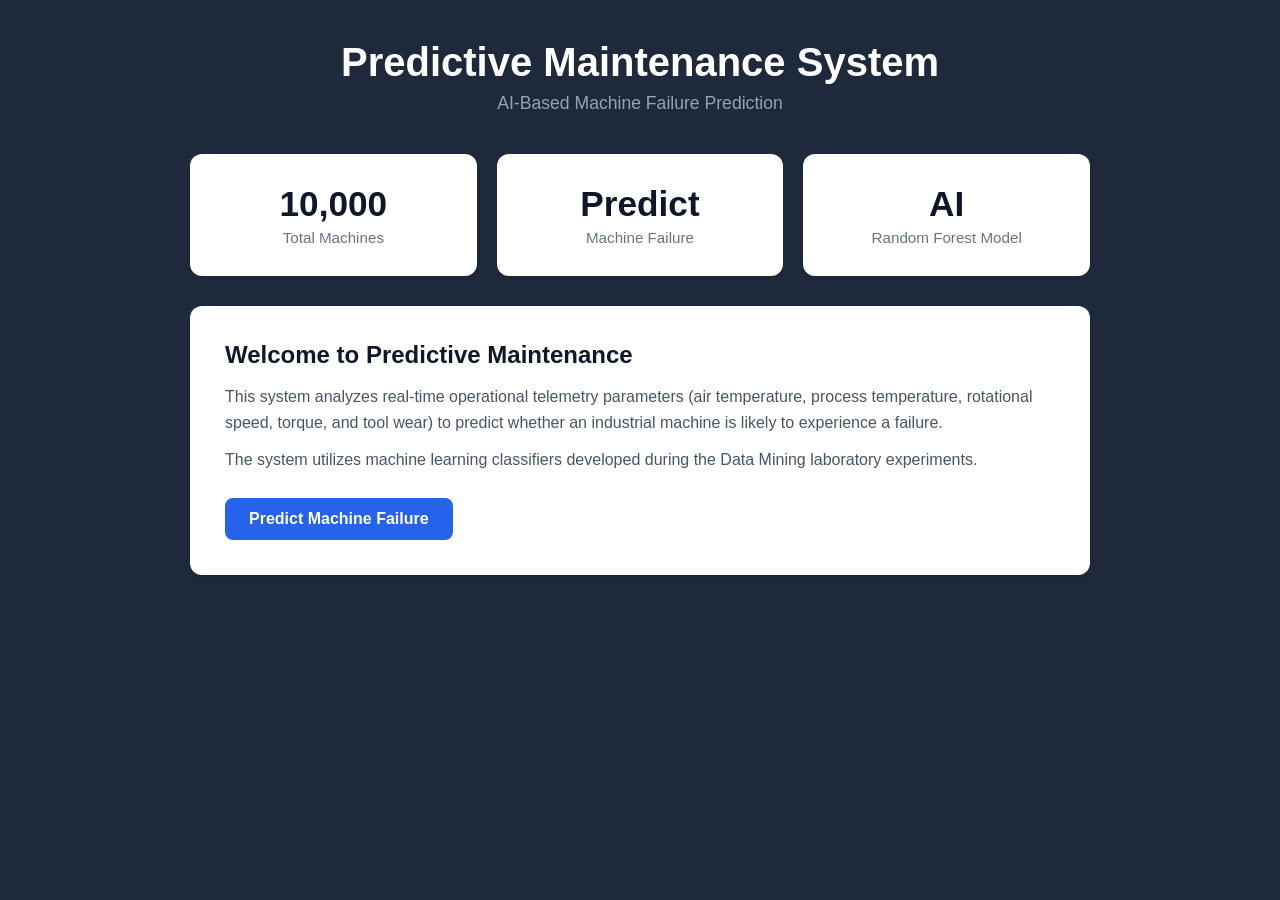
<file: website/templates/index.html>
<!DOCTYPE html>
<html lang="en">
<head>
    <meta charset="UTF-8">
    <meta name="viewport" content="width=device-width, initial-scale=1.0">
    <title>Predictive Maintenance System</title>
    <style>
        * {
            box-sizing: border-box;
            margin: 0;
            padding: 0;
            font-family: 'Segoe UI', Tahoma, Geneva, Verdana, sans-serif;
        }

        body {
            background-color: #1e293b;
            color: #f8fafc;
            display: flex;
            flex-direction: column;
            align-items: center;
            min-height: 100vh;
            padding: 40px 20px;
        }

        header {
            text-align: center;
            margin-bottom: 40px;
        }

        header h1 {
            font-size: 2.5rem;
            font-weight: 700;
            color: #ffffff;
            margin-bottom: 8px;
        }

        header p {
            color: #94a3b8;
            font-size: 1.1rem;
        }

        .stats-grid {
            display: grid;
            grid-template-columns: repeat(auto-fit, minmax(250px, 1fr));
            gap: 20px;
            width: 100%;
            max-width: 900px;
            margin-bottom: 30px;
        }

        .stat-card {
            background-color: #ffffff;
            color: #0f172a;
            border-radius: 12px;
            padding: 30px 20px;
            text-align: center;
            box-shadow: 0 4px 6px -1px rgba(0, 0, 0, 0.1);
        }

        .stat-card h2 {
            font-size: 2.2rem;
            font-weight: 800;
            margin-bottom: 5px;
        }

        .stat-card p {
            color: #64748b;
            font-size: 0.95rem;
        }

        .main-card {
            background-color: #ffffff;
            color: #0f172a;
            border-radius: 12px;
            padding: 35px;
            width: 100%;
            max-width: 900px;
            box-shadow: 0 4px 6px -1px rgba(0, 0, 0, 0.1);
        }

        .main-card h3 {
            font-size: 1.5rem;
            margin-bottom: 15px;
            color: #0f172a;
        }

        .main-card p {
            color: #475569;
            line-height: 1.6;
            margin-bottom: 12px;
        }

        .btn-container {
            margin-top: 25px;
        }

        .btn-primary {
            display: inline-block;
            background-color: #2563eb;
            color: #ffffff;
            font-weight: 600;
            padding: 12px 24px;
            border-radius: 8px;
            text-decoration: none;
            transition: background-color 0.2s ease, transform 0.1s ease;
        }

        .btn-primary:hover {
            background-color: #1d4ed8;
            transform: translateY(-1px);
        }
    </style>
</head>
<body>

    <header>
        <h1>Predictive Maintenance System</h1>
        <p>AI-Based Machine Failure Prediction</p>
    </header>

    <div class="stats-grid">
        <div class="stat-card">
            <h2>10,000</h2>
            <p>Total Machines</p>
        </div>
        <div class="stat-card">
            <h2>Predict</h2>
            <p>Machine Failure</p>
        </div>
        <div class="stat-card">
            <h2>AI</h2>
            <p>Random Forest Model</p>
        </div>
    </div>

    <div class="main-card">
        <h3>Welcome to Predictive Maintenance</h3>
        <p>This system analyzes real-time operational telemetry parameters (air temperature, process temperature, rotational speed, torque, and tool wear) to predict whether an industrial machine is likely to experience a failure.</p>
        <p>The system utilizes machine learning classifiers developed during the Data Mining laboratory experiments.</p>
        
        <div class="btn-container">
            <a href="/predict" class="btn-primary">Predict Machine Failure</a>
        </div>
    </div>

</body>
</html>
</file>
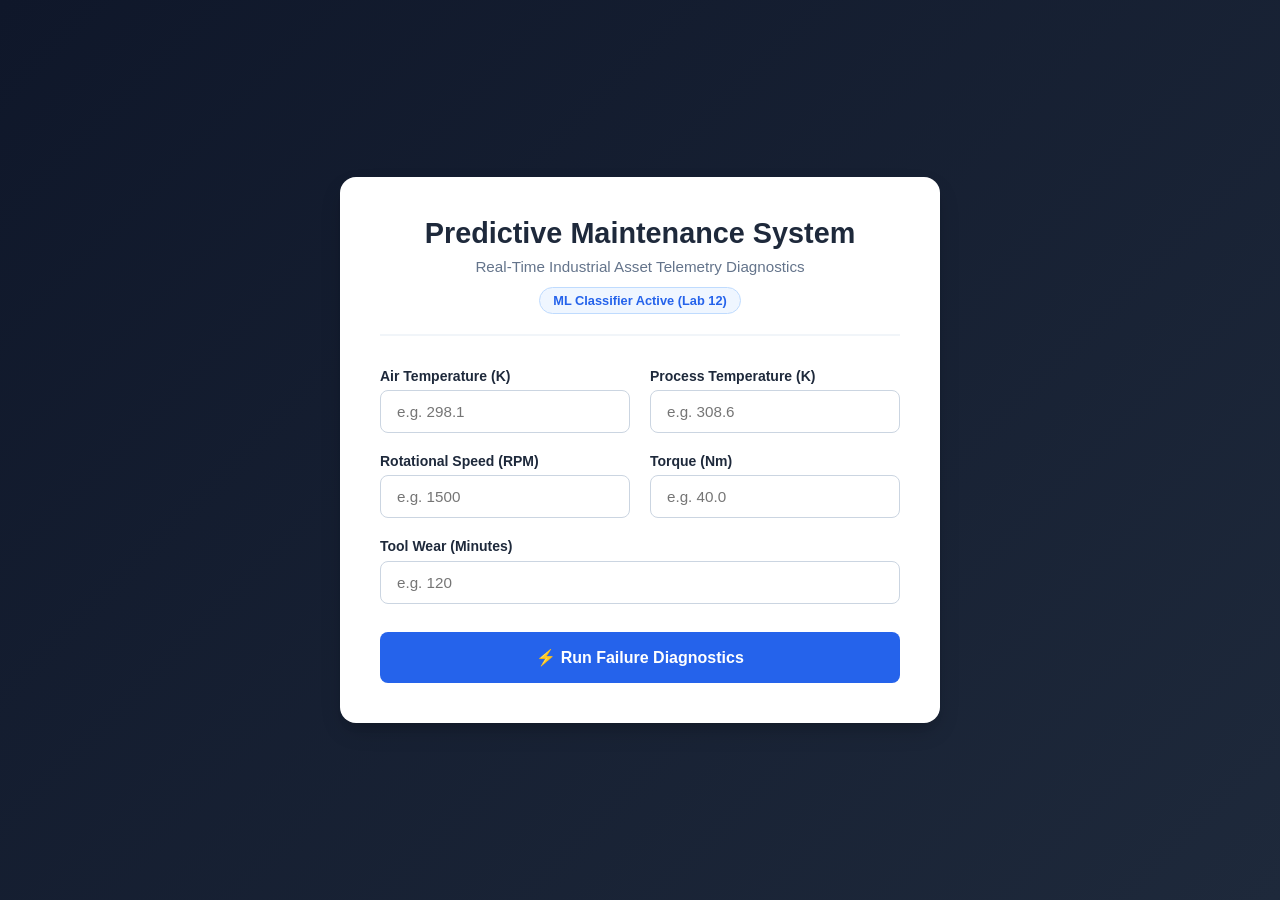
<file: website/templates/predict.html>
<!DOCTYPE html>
<html lang="en">
<head>
  <meta charset="UTF-8">
  <meta name="viewport" content="width=device-width, initial-scale=1.0">
  <title>Predictive Maintenance System</title>
  <style>
    :root {
      --primary: #1e293b;
      --accent: #2563eb;
      --accent-hover: #1d4ed8;
      --bg-gradient: linear-gradient(135deg, #0f172a 0%, #1e293b 100%);
      --card-bg: #ffffff;
      --text-main: #334155;
      --text-muted: #64748b;
      --shadow: 0 10px 25px -5px rgba(0, 0, 0, 0.2), 0 8px 10px -6px rgba(0, 0, 0, 0.1);
    }

    * {
      box-sizing: border-box;
      font-family: 'Segoe UI', Roboto, Helvetica, Arial, sans-serif;
    }

    body {
      background: var(--bg-gradient);
      min-height: 100vh;
      margin: 0;
      display: flex;
      justify-content: center;
      align-items: center;
      padding: 1rem;
    }

    .container {
      width: 100%;
      max-width: 600px;
      background: var(--card-bg);
      border-radius: 16px;
      box-shadow: var(--shadow);
      padding: 2.5rem;
    }

    .header {
      text-align: center;
      margin-bottom: 2rem;
      border-bottom: 2px solid #f1f5f9;
      padding-bottom: 1.25rem;
    }

    .header h1 {
      font-size: 1.8rem;
      font-weight: 700;
      color: var(--primary);
      margin: 0 0 0.5rem 0;
    }

    .header p {
      color: var(--text-muted);
      font-size: 0.95rem;
      margin: 0 0 0.75rem 0;
    }

    .badge {
      display: inline-block;
      padding: 0.3rem 0.8rem;
      border-radius: 9999px;
      font-size: 0.8rem;
      font-weight: 600;
      background: #eff6ff;
      color: var(--accent);
      border: 1px solid #bfdbfe;
    }

    .form-grid {
      display: grid;
      grid-template-columns: 1fr 1fr;
      gap: 1.25rem;
    }

    .form-group {
      display: flex;
      flex-direction: column;
    }

    .form-group.full-width {
      grid-column: span 2;
    }

    label {
      font-size: 0.875rem;
      font-weight: 600;
      color: var(--primary);
      margin-bottom: 0.4rem;
    }

    input {
      padding: 0.75rem 1rem;
      border: 1.5px solid #cbd5e1;
      border-radius: 8px;
      font-size: 0.95rem;
      transition: all 0.2s ease;
      width: 100%;
    }

    input:focus {
      outline: none;
      border-color: var(--accent);
      box-shadow: 0 0 0 3px rgba(37, 99, 235, 0.15);
    }

    .btn-submit {
      grid-column: span 2;
      background: var(--accent);
      color: white;
      border: none;
      padding: 1rem;
      border-radius: 8px;
      font-size: 1rem;
      font-weight: 600;
      cursor: pointer;
      transition: background 0.2s ease;
      margin-top: 0.5rem;
    }

    .btn-submit:hover {
      background: var(--accent-hover);
    }
  </style>
</head>
<body>

  <div class="container">
    <div class="header">
      <h1>Predictive Maintenance System</h1>
      <p>Real-Time Industrial Asset Telemetry Diagnostics</p>
      <span class="badge">ML Classifier Active (Lab 12)</span>
    </div>

    <form action="/predict" method="POST" class="form-grid">
      <div class="form-group">
        <label for="air_temp">Air Temperature (K)</label>
        <input type="number" step="0.1" name="air_temp" id="air_temp" placeholder="e.g. 298.1" required>
      </div>

      <div class="form-group">
        <label for="process_temp">Process Temperature (K)</label>
        <input type="number" step="0.1" name="process_temp" id="process_temp" placeholder="e.g. 308.6" required>
      </div>

      <div class="form-group">
        <label for="rotational_speed">Rotational Speed (RPM)</label>
        <input type="number" name="rotational_speed" id="rotational_speed" placeholder="e.g. 1500" required>
      </div>

      <div class="form-group">
        <label for="torque">Torque (Nm)</label>
        <input type="number" step="0.1" name="torque" id="torque" placeholder="e.g. 40.0" required>
      </div>

      <div class="form-group full-width">
        <label for="tool_wear">Tool Wear (Minutes)</label>
        <input type="number" name="tool_wear" id="tool_wear" placeholder="e.g. 120" required>
      </div>

      <button type="submit" class="btn-submit">⚡ Run Failure Diagnostics</button>
    </form>
  </div>

</body>
</html>
</file>
